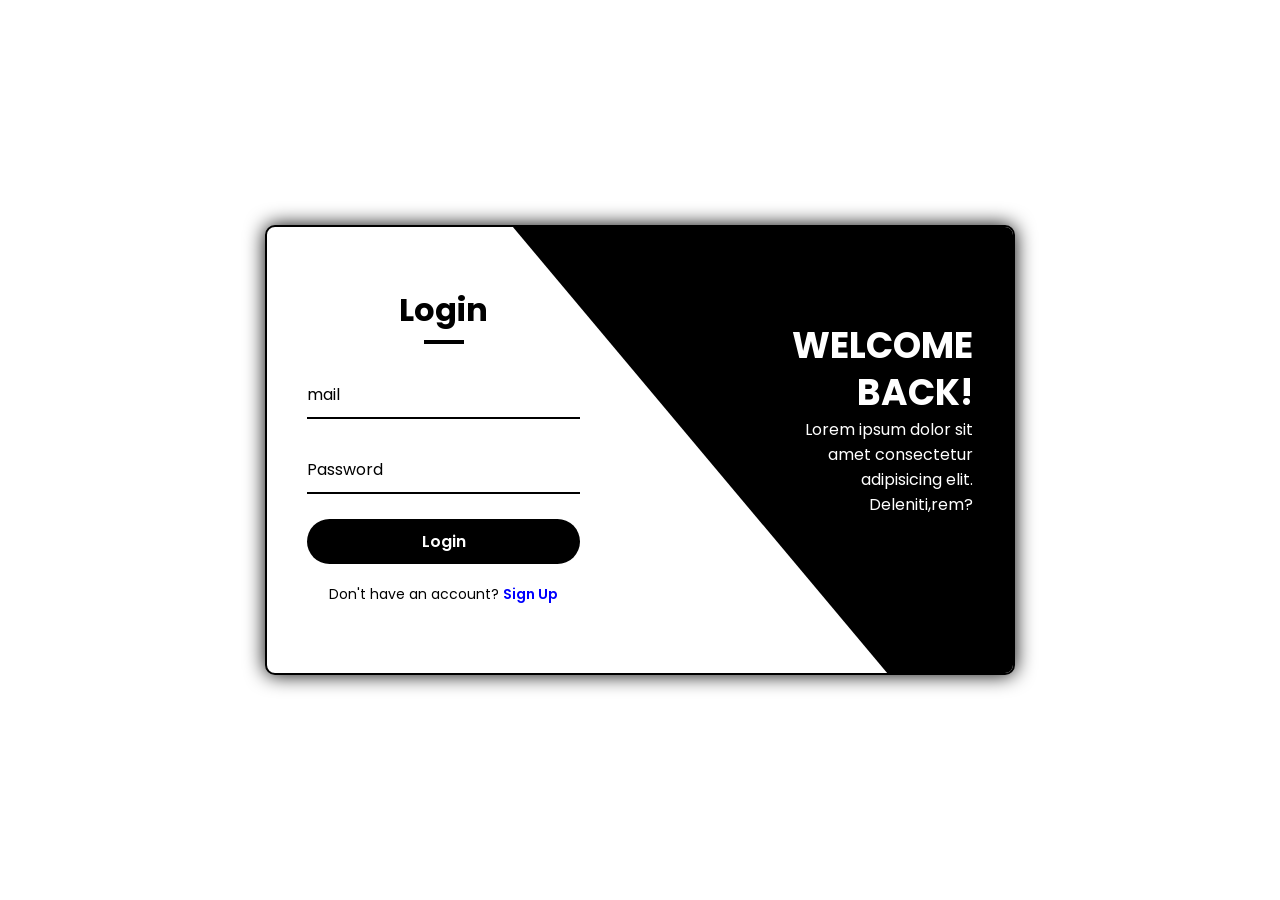
<file: templates/login.html>
<!DOCTYPE html>
<html lang="en">

<head>
    <meta charset="UTF-8">
    <meta name="viewport" content="width=device-width, initial-scale=1.0">
    <title>Login Register form</title>


    <link rel="stylesheet" href="../static/style.css">

</head>

<body>

    <div class="wrapper">
        <span class="rotate-bg"></span>
        <span class="rotate-bg2"></span>

        <div class="form-box login">
            <h2 class="title animation" style="--i:0; --j:21">Login</h2>
            <form action="#" method="post">

                <div class="input-box animation" style="--i:1; --j:22">
                    <input type="text" name="mail" required>
                    <label for="">mail</label>
                    <i class='bx bxs-user'></i>
                </div>

                <div class="input-box animation" style="--i:2; --j:23">
                    <input type="password" name="password" required>
                    <label for="">Password</label>
                    <i class='bx bxs-lock-alt'></i>
                </div>
                <button type="submit" class="btn animation" name="login" style="--i:3; --j:24">Login</button>
                <div class="linkTxt animation" style="--i:5; --j:25">
                    <p>Don't have an account? <a href="#" class="register-link">Sign Up</a></p>
                </div>
            </form>
        </div>

        <div class="info-text login">
            <h2 class="animation" style="--i:0; --j:20">Welcome Back!</h2>
            <p class="animation" style="--i:1; --j:21">Lorem ipsum dolor sit amet consectetur adipisicing elit.
                Deleniti,rem?</p>
        </div>

        <div class="form-box register">

            <h2 class="title animation" style="--i:17; --j:0">Sign Up</h2>

            <form action="#" method="post">

                <div class="input-box animation" style="--i:18; --j:1">
                    <input type="text" name="username" required>
                    <label for="">Username</label>
                    <i class='bx bxs-user'></i>
                </div>

                <div class="input-box animation" style="--i:19; --j:2">
                    <input type="email" name="mail" required>
                    <label for="">Email</label>
                    <i class='bx bxs-envelope'></i>
                </div>

                <div class="input-box animation" style="--i:20; --j:3">
                    <input type="password" name="password" required>
                    <label for="">Password</label>
                    <i class='bx bxs-lock-alt'></i>
                </div>

                <button type="submit" class="btn animation" name="signup" style="--i:21;--j:4">Sign Up</button>

                <div class="linkTxt animation" style="--i:22; --j:5">
                    <p>Already have an account? <a href="#" class="login-link">Login</a></p>
                </div>

            </form>
        </div>

        <div class="info-text register">
            <h2 class="animation" style="--i:17; --j:0;">Welcome Back!</h2>
            <p class="animation" style="--i:18; --j:1;">Lorem ipsum dolor sit amet consectetur adipisicing elit.
                Deleniti,rem?</p>
        </div>

    </div>

    <!--Script.js-->
    <script src="../static/script.js"></script>
</body>

</html>
</file>
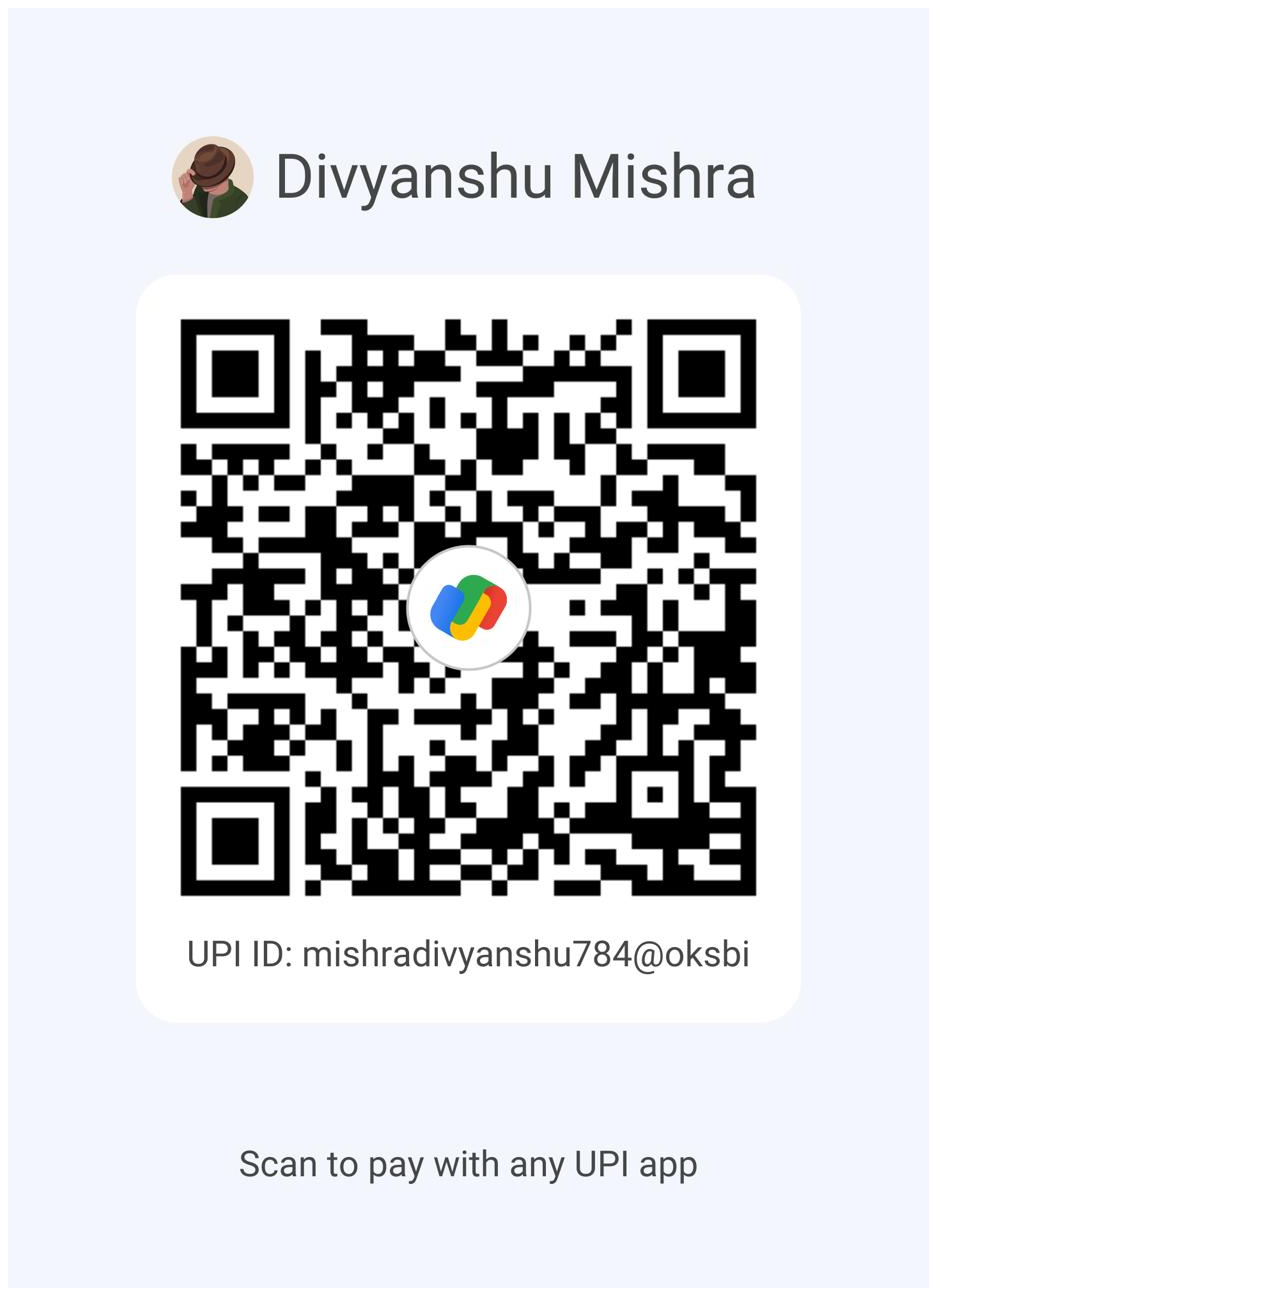
<file: templates/payment.html>
<!DOCTYPE html>
<html lang="en">
<head>
    <meta charset="UTF-8">
    <meta name="viewport" content="width=device-width, initial-scale=1.0">
    <title>payment</title>
</head>
<body>
    <img src="../static/images/qr.jpg" alt="">
    
</body>
</html>
</file>
<file: static/style.css>
@import url('https://fonts.googleapis.com/css2?family=Poppins:wght@300;400;500;600;700;800&display=swap');

:root{
    --white: #fff;
    --black: #000; 
    --lightBulue: #17a;
}

*{
    margin: 0;
    padding: 0;
    box-sizing: border-box;
    font-family: 'Poppins', sans-serif;
}

body{
    display: flex;
    justify-content: center;
    align-items: center;
    min-height: 100vh;
}

.wrapper{
    position: relative;
    width: 750px;
    height: 450px;
    background: var(--white);
    border: 2px solid var(--black);
    border-radius: 10px;
    box-shadow: 0 0 20px var(--black);
    overflow: hidden;
}


.wrapper .form-box{
    position: absolute;
    top: 0;
    width: 50%;
    height: 100%;
    display: flex;
    justify-content: center;
    flex-direction: column;
}

.wrapper .form-box.login{
    left: 0;
    padding: 0 60px 0 40px;
}

.form-box h2{
    margin-bottom: 10px;
    position: relative;
    font-size: 32px;
    color: var(--black);
    text-align: center;
}

.form-box h2::after{
    content: "";
    position: absolute;
    bottom: -10px;
    left: 50%;
    transform: translateX(-50%);
    width: 40px;
    height: 4px;
    background: var(--black);
}

.form-box .input-box{
    position: relative;
    width: 100%;
    height: 50px;
    margin: 25px 0;
}

.input-box input{
    width: 100%;
    height: 100%;
    background: transparent;
    color: var(--black);
    font-size: 16px;
    font-weight: 500;
    border: none;
    outline: none;
    border-bottom: 2px solid var(--black);
    transition: .5s;
    padding-right: 23px;
}

.input-box input:focus,
.input-box input:valid{
    border-bottom-color: var(--lightBulue);
}

.input-box label{
    position: absolute;
    top: 50%;
    left: 0;
    transform: translateY(-50%);
    font-size: 16px;
    color: var(--black);
    pointer-events: none;
    transition: 0.5s;
}


.input-box input:focus~label,
.input-box input:valid~label{
    top: -5px;
    color: var(--lightBulue);
}


.input-box i{
    position: absolute;
    top: 50%;
    right: 0;
    transform: translateY(-50%);
    font-size: 18px;
    transition: 0.5s;
}

.input-box input:focus~i,
.input-box input:valid~i{
    color: var(--lightBulue);
}

form button{
    width: 100%;
    height: 45px;
    background-color: var(--black);
    color: var(--white);
    border: none;
    outline: none;
    border-radius: 40px;
    cursor: pointer;
    font-size: 16px;
    font-weight: 600;
    transition: .3s;
}

form button:hover{
    box-shadow: 0 0 10px rgba(0, 0, 0, 0.8);
}

form .linkTxt{
    font-size: 14px;
    color: var(--black);
    text-align: center;
    margin: 20px 0 10px;
}

.linkTxt p a{
    color: blue;
    text-decoration: none;
    font-weight: 600;
}

.wrapper .form-box.login .animation{
    transform: translateX(0);
    transition: 0.7s ease;
    opacity: 1;
    filter: blur(0);
    transition-delay: calc(.1s * var(--j));
}


.wrapper.active .form-box.login .animation{
    transform: translateX(-120%);
    opacity: 0;
    filter: blur(10px);
    transition-delay: calc(.1s * var(--i));
}

.wrapper .info-text{
    position: absolute;
    top: 0;
    width: 50%;
    height: 100%;
    display: flex;
    flex-direction: column;
    justify-content: center;
}

.wrapper .info-text.login{
    right: 0;
    text-align: right;
    padding: 0 40px 60px 150px;

}

.wrapper .info-text h2{
    font-size: 36px;
    color: var(--white);
    line-height: 1.3;
    text-transform: uppercase;
}

.wrapper .info-text p{
    font-size: 16px;
    color: var(--white);
}


.wrapper .info-text.login .animation{
    transform: translateX(0);
    opacity: 1;
    filter: blur(0);
    transition: 0.7s ease;
    transition-delay: calc(.1s * var(--j));
}
.wrapper.active .info-text.login .animation{
    transform: translateX(120px);
    opacity: 0;
    filter: blur(10px);
    transition: 0.7s ease;
    transition-delay: calc(.1s * var(--i));
}

.wrapper .rotate-bg{
    position: absolute;
    top: -4px;
    right: 0;
    width: 850px;
    height: 600px;
    background: #000;
    transform: rotate(10deg) skewY(40deg);
    transform-origin: bottom right;
    transition: 1.5s ease;
    transition-delay: 1.6s;
}

.wrapper.active .rotate-bg{
    transform: rotate(0) skewY(0);
    transition-delay: 0.5s;
}

.wrapper .form-box.register{
    padding: 0 40px 0 60px;
    right: 0;
}

.wrapper.active .form-box.register{
    pointer-events: auto;
}


.wrapper .form-box.register .animation{
    transform: translateX(120%);
    opacity: 0;
    filter: blur(10px);
    transition: .7s ease;
    transition-delay: calc(.1s * var(--j));
}

.wrapper.active .form-box.register .animation{
    transform: translateX(0);
    opacity: 1;
    filter: blur(0);
    transition-delay: calc(.1s * var(--i));
}



.wrapper .info-text.register{
    left: 0;
    text-align: left;
    padding: 0 150px 60px 40px;
    pointer-events: none;
}

.wrapper.active .info-text.register{
    pointer-events: auto;
}


.wrapper .info-text.register .animation{
    transform: translateX(-120%);
    opacity: 0;
    filter: blur(10px);
    transition: .7s ease;
    transition-delay: calc(.1s * var(--j));
}

.wrapper.active .info-text.register .animation{
    transform: translateX(0);
    opacity: 1;
    filter: blur(0);
    transition-delay: calc(.1s * var(--i));
}




.wrapper .rotate-bg2{
    position: absolute;
    top: 100%;
    left: 250px;
    width: 850px;
    height: 700px;
    background: var(--white);
    transform: rotate(0) skewY(0);
    transform-origin: bottom left;
    transition: 1.5s ease;
    transition-delay: 0.5s;
}

.wrapper.active .rotate-bg2{
    transform: rotate(-11deg) skewY(-40deg);
    transition-delay: 1.2s;
}
</file>
